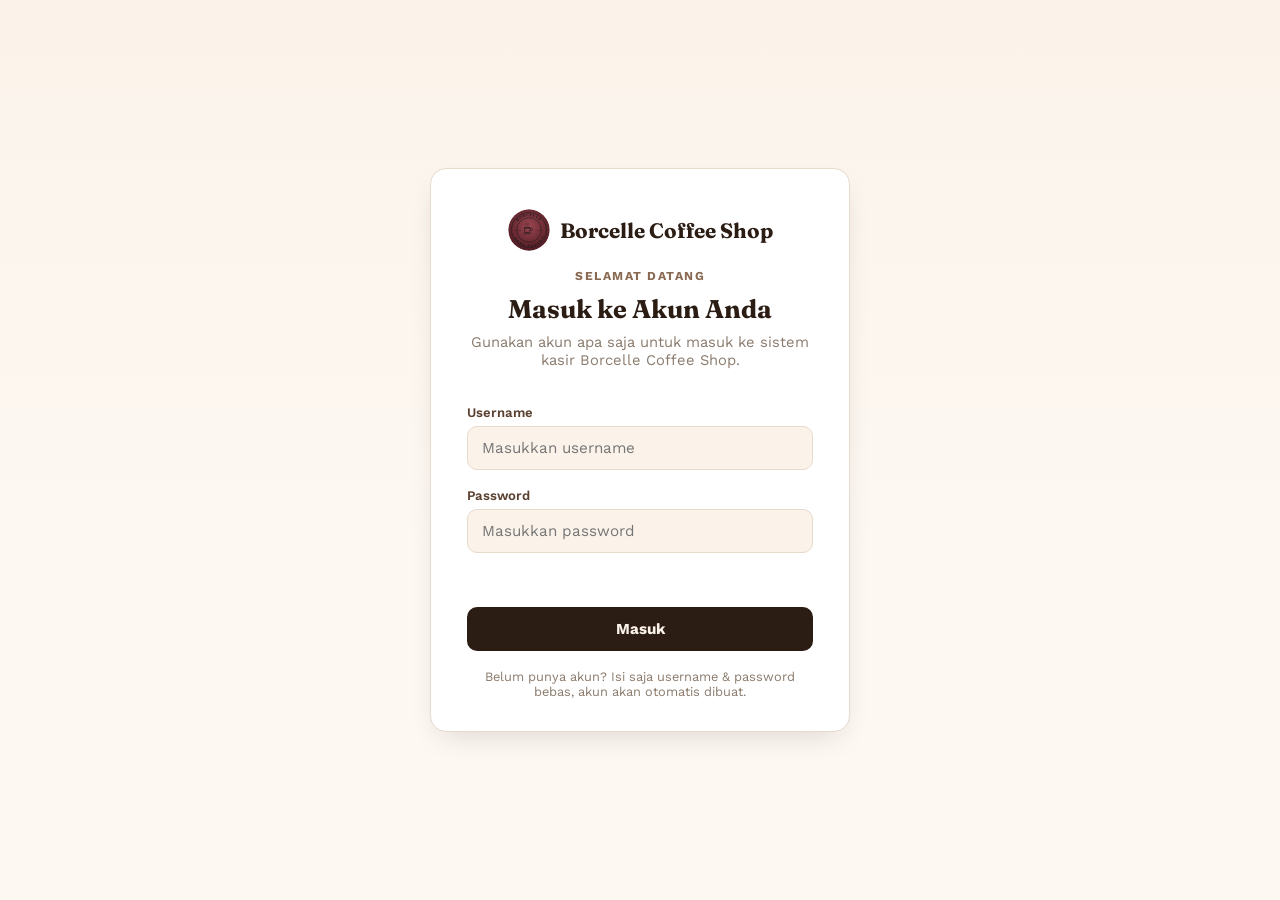
<file: index.html>
<!DOCTYPE html>
<html lang="id">
<head>
<meta charset="UTF-8" />
<meta name="viewport" content="width=device-width, initial-scale=1.0" />
<title>Borcelle Coffee Shop</title>
<link rel="preconnect" href="https://fonts.googleapis.com">
<link href="https://fonts.googleapis.com/css2?family=Fraunces:opsz,wght@9..144,600;9..144,700&family=Work+Sans:wght@400;500;600;700&display=swap" rel="stylesheet">
<link rel="stylesheet" href="style.css" />
<script src="auth.js"></script>
</head>
<body>

  <header class="topbar">
    <div class="wrap topbar-inner">
      <a href="index.html" class="brand">
        <img src="logo.svg" alt="Logo Borcelle Coffee Shop" class="brand-logo">
        <span class="brand-name">Borcelle Coffee Shop</span>
      </a>
      <nav class="nav">
        <a href="index.html" class="active-link">Beranda</a>
        <a href="menu.html">Menu</a>
        <a href="tentang.html">Tentang Kami</a>
        <a href="addons.html">Add-ons</a>
        <a href="pelanggan.html">Pelanggan</a>
      </nav>
      <button class="cart-icon-btn" id="cartToggle" aria-label="Lihat pesanan">
        🛒
        <span class="cart-count" id="cartCount">0</span>
      </button>
      <div class="auth-chip">
        <span class="auth-user-label" id="authUserLabel">Halo, Pengguna</span>
        <button class="logout-btn" id="logoutBtn">Keluar</button>
      </div>
    </div>
  </header>

  <section class="hero-modern" id="beranda">
    <img class="hero-modern-bg" src="https://images.pexels.com/photos/35134952/pexels-photo-35134952.jpeg?auto=compress&cs=tinysrgb&w=1400" alt="Interior Borcelle Coffee Shop" onerror="this.onerror=null;this.src='https://images.pexels.com/photos/312418/pexels-photo-312418.jpeg?auto=compress&cs=tinysrgb&w=1400'">
    <div class="hero-modern-overlay"></div>
    <div class="wrap hero-modern-inner">
      <p class="eyebrow eyebrow-light">Sejak 2002</p>
      <h1>Selamat Datang di<br>Borcelle Coffee Shop</h1>
      <p>Nikmati kopi terbaik dengan variasi menu kompleks dan kustomisasi sesuai keinginan Anda.</p>
      <div class="hero-modern-actions">
        <a href="menu.html" class="hero-cta">Lihat Menu Lengkap</a>
        <a href="tentang.html" class="hero-cta hero-cta-outline">Tentang Kami</a>
      </div>
    </div>
  </section>

  <section class="stats-band">
    <div class="wrap stats-grid">
      <div class="stat-item">
        <span class="stat-number">20+</span>
        <span class="stat-label">Tahun Berdiri</span>
      </div>
      <div class="stat-item">
        <span class="stat-number">30+</span>
        <span class="stat-label">Menu Pilihan</span>
      </div>
      <div class="stat-item">
        <span class="stat-number">1000+</span>
        <span class="stat-label">Pelanggan Puas</span>
      </div>
      <div class="stat-item">
        <span class="stat-number">4.9</span>
        <span class="stat-label">Rating Rata-rata</span>
      </div>
    </div>
  </section>

  <section class="wrap highlight-section">
    <h2 class="section-title">Kenapa Borcelle?</h2>
    <div class="highlight-grid">
      <div class="highlight-card">
        <span class="highlight-icon">☕</span>
        <h3>Biji Kopi Pilihan</h3>
        <p>Disangrai segar setiap minggu untuk rasa terbaik di setiap cangkir.</p>
      </div>
      <div class="highlight-card">
        <span class="highlight-icon">🧾</span>
        <h3>Pesan Lebih Mudah</h3>
        <p>Sistem kasir digital kami membuat pemesanan cepat dan rapi.</p>
      </div>
      <div class="highlight-card">
        <span class="highlight-icon">✨</span>
        <h3>Bisa Dikustomisasi</h3>
        <p>Tambahkan add-on favoritmu seperti extra shot, boba, atau oat milk.</p>
      </div>
    </div>
  </section>

  <section class="wrap about-preview">
    <div class="about-preview-img">
      <img src="https://images.pexels.com/photos/30446269/pexels-photo-30446269.jpeg?auto=compress&cs=tinysrgb&w=700" alt="Barista Borcelle membuat latte art" loading="lazy">
    </div>
    <div class="about-preview-text">
      <p class="eyebrow">Tentang Kami</p>
      <h2>Kopi Terbaik, Dibuat Dengan Cerita</h2>
      <p>Sejak 2002, Borcelle Coffee Shop berkomitmen menghadirkan kopi berkualitas dari biji pilihan, diracik dengan penuh perhatian oleh barista berpengalaman kami.</p>
      <a href="tentang.html" class="link-arrow">Baca cerita kami &rarr;</a>
    </div>
  </section>

  <section class="wrap gallery-section">
    <h2 class="section-title">Sekilas Suasana Borcelle</h2>
    <div class="gallery-grid">
      <div class="gallery-item gallery-item-lg">
        <img src="https://images.pexels.com/photos/7688357/pexels-photo-7688357.jpeg?auto=compress&cs=tinysrgb&w=800" alt="Interior kafe Borcelle" loading="lazy">
      </div>
      <div class="gallery-item">
        <img src="https://images.pexels.com/photos/186860/pexels-photo-186860.jpeg?auto=compress&cs=tinysrgb&w=600" alt="Cappuccino Borcelle" loading="lazy">
      </div>
      <div class="gallery-item">
        <img src="https://images.pexels.com/photos/942808/pexels-photo-942808.jpeg?auto=compress&cs=tinysrgb&w=600" alt="Biji kopi pilihan" loading="lazy">
      </div>
      <div class="gallery-item">
        <img src="https://images.pexels.com/photos/34164459/pexels-photo-34164459.jpeg?auto=compress&cs=tinysrgb&w=600" alt="Sudut kafe yang nyaman" loading="lazy">
      </div>
    </div>
  </section>

  <footer class="footer">
    <div class="wrap">
      <p>&copy; <span id="year"></span> Borcelle Coffee Shop. All rights reserved.</p>
    </div>
  </footer>

  <!-- Cart Drawer (tersedia di semua halaman) -->
  <div class="cart-overlay" id="cartOverlay"></div>
  <aside class="cart-drawer" id="cartDrawer">
    <div class="cart-head">
      <div>
        <h2>Pesanan Anda</h2>
        <p class="cart-customer" id="cartCustomerLabel">Nama pelanggan belum diisi</p>
      </div>
      <button class="cart-close" id="cartClose" aria-label="Tutup keranjang">✕</button>
    </div>

    <div class="cart-items" id="cartItems">
      <p class="cart-empty" id="cartEmpty">Belum ada pesanan. Yuk tambahkan menu favoritmu.</p>
    </div>

    <div class="cart-summary">
      <div class="summary-row">
        <span>Subtotal</span>
        <span id="subtotalValue">Rp 0</span>
      </div>
      <div class="summary-row">
        <span>Pajak (10%)</span>
        <span id="taxValue">Rp 0</span>
      </div>
      <div class="summary-row total-row">
        <span>Total</span>
        <span id="totalValue">Rp 0</span>
      </div>
      <button class="cart-clear-btn" id="cartClear">Kosongkan Pesanan</button>
      <button class="checkout-btn" id="checkoutBtn">Checkout</button>
    </div>
  </aside>

  <script src="script.js"></script>
</body>
</html>
</file>
<file: style.css>
:root {
  --cream: #FBF3EA;
  --cream-deep: #F3E6D6;
  --bg: #FDF8F2;
  --brown-950: #2C1D14;
  --brown-900: #3B281C;
  --brown-700: #5A4030;
  --brown-500: #8A6A52;
  --text-dim: #8A7A6C;
  --line: #E7DBCB;
  --white: #FFFFFF;
  --shadow: 0 12px 30px -12px rgba(44, 29, 20, 0.18);
  --radius: 16px;
}

* { box-sizing: border-box; }

html { scroll-behavior: smooth; }

body {
  margin: 0;
  background: var(--bg);
  color: var(--brown-950);
  font-family: "Work Sans", sans-serif;
  -webkit-font-smoothing: antialiased;
}

h1, h2, h3 {
  font-family: "Fraunces", serif;
  margin: 0;
}

a { color: inherit; text-decoration: none; }

.wrap {
  max-width: 1280px;
  margin: 0 auto;
  padding: 0 32px;
}

/* Topbar */
.topbar {
  background: var(--cream);
  border-bottom: 1px solid var(--line);
  position: sticky;
  top: 0;
  z-index: 20;
}

.topbar-inner {
  display: flex;
  align-items: center;
  justify-content: space-between;
  padding-top: 18px;
  padding-bottom: 18px;
}

.brand {
  display: flex;
  align-items: center;
  gap: 10px;
  font-family: "Fraunces", serif;
  font-weight: 700;
  font-size: 1.3rem;
}

.brand-logo {
  width: 42px;
  height: 42px;
  border-radius: 50%;
  display: block;
}

.nav {
  display: flex;
  gap: 36px;
  font-weight: 500;
  color: var(--brown-700);
}

.nav .active-link { color: var(--brown-950); font-weight: 600; }
.nav a:hover { color: var(--brown-950); }

.cart-icon-btn {
  position: relative;
  background: var(--brown-950);
  color: var(--cream);
  border: none;
  width: 44px;
  height: 44px;
  border-radius: 12px;
  font-size: 1.1rem;
  cursor: pointer;
  display: flex;
  align-items: center;
  justify-content: center;
}

.cart-count {
  position: absolute;
  top: -6px;
  right: -6px;
  background: #C0402A;
  color: white;
  font-size: 0.68rem;
  font-weight: 700;
  min-width: 19px;
  height: 19px;
  border-radius: 999px;
  display: flex;
  align-items: center;
  justify-content: center;
  padding: 0 4px;
}

/* Hero */
.hero {
  background: linear-gradient(120deg, rgba(20,13,9,0.88), rgba(20,13,9,0.55)), #1b120c;
  color: white;
}

.hero-inner {
  display: flex;
  align-items: center;
  justify-content: space-between;
  gap: 40px;
  padding-top: 56px;
  padding-bottom: 56px;
}

.hero-text { max-width: 520px; }

.hero-text h1 {
  font-size: 2.2rem;
  line-height: 1.2;
  margin-bottom: 14px;
}

.hero-text p {
  color: #E6DACB;
  font-size: 1rem;
  line-height: 1.6;
  margin: 0 0 22px;
}

.hero-cta {
  display: inline-block;
  background: var(--cream);
  color: var(--brown-950);
  font-weight: 700;
  font-size: 0.92rem;
  padding: 13px 22px;
  border-radius: 10px;
}

.hero-cta:hover { background: #fff; }

.hero-img {
  width: 340px;
  height: 190px;
  border-radius: var(--radius);
  overflow: hidden;
  flex-shrink: 0;
}

.hero-img img {
  width: 100%;
  height: 100%;
  object-fit: cover;
  display: block;
}

/* Page heading (dipakai di menu, add-ons, pelanggan) */
.page-heading {
  padding-top: 40px;
}

.page-heading h1 {
  font-size: 1.9rem;
  margin-bottom: 8px;
}

.page-heading p {
  color: var(--text-dim);
  margin: 0;
  font-size: 0.95rem;
}

/* Layout */
.layout {
  display: grid;
  grid-template-columns: 220px 1fr;
  gap: 24px;
  padding-top: 24px;
  padding-bottom: 60px;
  align-items: start;
}

/* Sidebar */
.sidebar {
  background: var(--brown-950);
  border-radius: var(--radius);
  padding: 22px 16px;
  position: sticky;
  top: 96px;
}

.sidebar-title {
  color: #C9B39C;
  font-size: 0.72rem;
  letter-spacing: 1px;
  font-weight: 700;
  text-transform: uppercase;
  margin: 0 0 14px 8px;
}

.cat-list {
  display: flex;
  flex-direction: column;
  gap: 4px;
}

.cat-btn {
  display: flex;
  align-items: center;
  gap: 10px;
  background: none;
  border: none;
  color: #E6DACB;
  font-family: inherit;
  font-size: 0.94rem;
  font-weight: 500;
  padding: 11px 12px;
  border-radius: 10px;
  cursor: pointer;
  text-align: left;
  width: 100%;
}

.cat-btn span { font-size: 1rem; }

.cat-btn:hover { background: rgba(255,255,255,0.06); }

.cat-btn.active {
  background: var(--cream);
  color: var(--brown-950);
  font-weight: 600;
}

/* Menu section */
.section-title {
  font-size: 1.5rem;
  margin-bottom: 18px;
}

.menu-grid {
  display: grid;
  grid-template-columns: repeat(4, 1fr);
  gap: 18px;
}

.menu-card {
  background: var(--white);
  border: 1px solid var(--line);
  border-radius: var(--radius);
  overflow: hidden;
  display: flex;
  flex-direction: column;
  box-shadow: var(--shadow);
}

.menu-card-img {
  width: 100%;
  height: 130px;
  object-fit: cover;
  display: block;
  background: var(--cream-deep);
}

.menu-card-body {
  padding: 14px 16px 16px;
  display: flex;
  flex-direction: column;
  gap: 4px;
  flex: 1;
}

.menu-card h3 {
  font-size: 1rem;
  font-weight: 700;
  font-family: "Work Sans", sans-serif;
}

.menu-card .desc {
  color: var(--text-dim);
  font-size: 0.8rem;
  line-height: 1.4;
  margin: 0;
  min-height: 2.2em;
}

.menu-card .price {
  font-weight: 700;
  margin: 6px 0 10px;
  font-size: 0.98rem;
}

.addon-check-list {
  display: flex;
  flex-direction: column;
  gap: 6px;
  margin-bottom: 10px;
}

.addon-check {
  display: flex;
  align-items: center;
  gap: 6px;
  font-size: 0.78rem;
  color: var(--text-dim);
  cursor: pointer;
}

.addon-check input { accent-color: var(--brown-950); cursor: pointer; }

.add-btn {
  margin-top: auto;
  background: var(--brown-950);
  color: var(--cream);
  border: none;
  border-radius: 10px;
  padding: 10px 12px;
  font-weight: 600;
  font-size: 0.86rem;
  cursor: pointer;
  font-family: inherit;
}

.add-btn:hover { background: var(--brown-700); }

/* Cart Drawer (overlay, tampil di semua halaman) */
.cart-overlay {
  position: fixed;
  inset: 0;
  background: rgba(20, 13, 9, 0.5);
  opacity: 0;
  pointer-events: none;
  transition: opacity 0.25s ease;
  z-index: 40;
}

.cart-overlay.show {
  opacity: 1;
  pointer-events: auto;
}

.cart-drawer {
  position: fixed;
  top: 0;
  right: 0;
  height: 100%;
  width: 380px;
  max-width: 92vw;
  background: var(--white);
  box-shadow: -12px 0 30px -12px rgba(44, 29, 20, 0.3);
  padding: 24px;
  display: flex;
  flex-direction: column;
  z-index: 50;
  transform: translateX(100%);
  transition: transform 0.28s ease;
}

.cart-drawer.open { transform: translateX(0); }

.cart-head {
  display: flex;
  align-items: flex-start;
  justify-content: space-between;
  margin-bottom: 16px;
  gap: 10px;
}

.cart-head h2 { font-size: 1.2rem; }

.cart-customer {
  margin: 4px 0 0;
  font-size: 0.82rem;
  color: var(--brown-700);
  font-weight: 600;
}

.cart-close {
  background: none;
  border: none;
  cursor: pointer;
  font-size: 1.1rem;
  color: var(--text-dim);
  padding: 4px;
  flex-shrink: 0;
}

.cart-close:hover { color: #C0402A; }

.cart-items {
  display: flex;
  flex-direction: column;
  gap: 14px;
  min-height: 60px;
  flex: 1;
  overflow-y: auto;
  margin-bottom: 12px;
}

.cart-empty {
  color: var(--text-dim);
  font-size: 0.85rem;
  font-style: italic;
  margin: 10px 0;
}

.cart-line {
  display: flex;
  gap: 10px;
  align-items: flex-start;
}

.cart-line-qty {
  font-weight: 700;
  color: var(--brown-700);
  font-size: 0.86rem;
  min-width: 22px;
}

.cart-line-info { flex: 1; }

.cart-line-name {
  font-weight: 600;
  font-size: 0.92rem;
  display: flex;
  justify-content: space-between;
  gap: 8px;
}

.cart-line-price {
  color: var(--brown-950);
  font-size: 0.88rem;
  white-space: nowrap;
}

.cart-line-addon {
  display: flex;
  justify-content: space-between;
  color: var(--text-dim);
  font-size: 0.78rem;
  margin-top: 2px;
  padding-left: 4px;
}

.line-remove-btn {
  background: none;
  border: none;
  color: var(--text-dim);
  font-size: 0.72rem;
  text-decoration: underline;
  cursor: pointer;
  padding: 0;
  margin-top: 4px;
}

.line-remove-btn:hover { color: #C0402A; }

.cart-summary {
  border-top: 1px solid var(--line);
  padding-top: 14px;
  flex-shrink: 0;
}

.summary-row {
  display: flex;
  justify-content: space-between;
  font-size: 0.9rem;
  margin-bottom: 8px;
  color: var(--brown-700);
}

.total-row {
  font-size: 1.05rem;
  font-weight: 700;
  color: var(--brown-950);
  border-top: 1px solid var(--line);
  padding-top: 10px;
  margin-top: 4px;
}

.cart-clear-btn {
  width: 100%;
  background: none;
  border: 1px solid var(--line);
  color: var(--brown-700);
  border-radius: 10px;
  padding: 11px;
  font-weight: 600;
  font-size: 0.86rem;
  cursor: pointer;
  margin-top: 14px;
  font-family: inherit;
}

.cart-clear-btn:hover { border-color: #C0402A; color: #C0402A; }


.checkout-btn {
  width: 100%;
  background: var(--brown-950);
  color: var(--cream);
  border: none;
  border-radius: 10px;
  padding: 14px;
  font-weight: 700;
  font-size: 0.98rem;
  cursor: pointer;
  margin-top: 14px;
  font-family: inherit;
}

.checkout-btn:hover { background: var(--brown-700); }
.checkout-btn:disabled { opacity: 0.5; cursor: not-allowed; }

/* Footer */
.footer {
  background: var(--brown-950);
  color: #C9B39C;
  text-align: center;
  padding: 20px 0;
  font-size: 0.85rem;
}

/* Responsive */
@media (max-width: 1080px) {
  .layout { grid-template-columns: 180px 1fr; }
  .menu-grid { grid-template-columns: repeat(3, 1fr); }
}

@media (max-width: 760px) {
  .nav { display: none; }
  .hero-inner { flex-direction: column; align-items: flex-start; }
  .hero-img { width: 100%; height: 220px; }
  .layout { grid-template-columns: 1fr; }
  .sidebar { position: static; }
  .cat-list { flex-direction: row; flex-wrap: wrap; }
  .cat-btn { width: auto; }
  .menu-grid { grid-template-columns: repeat(2, 1fr); }
  .cart-drawer { width: 100%; max-width: 100vw; }
  .highlight-grid { grid-template-columns: 1fr; }
  .customer-section { grid-template-columns: 1fr; }
  .hero-modern-inner h1 { font-size: 1.9rem; }
  .stats-grid { grid-template-columns: repeat(2, 1fr); }
  .stat-item:nth-child(2) { border-right: none; }
  .about-preview, .about-story { grid-template-columns: 1fr; }
  .about-preview-img, .about-story-img { height: 240px; }
  .gallery-grid { grid-template-columns: repeat(2, 1fr); }
  .gallery-item-lg { grid-column: span 2; grid-row: span 1; }
  .values-grid { grid-template-columns: repeat(2, 1fr); }
  .cta-band-inner { flex-direction: column; align-items: flex-start; }
}

@media (max-width: 480px) {
  .menu-grid { grid-template-columns: 1fr; }
  .wrap { padding: 0 18px; }
}

/* ============================== */
/* Beranda — highlight section    */
/* ============================== */
.highlight-section {
  padding-top: 56px;
  padding-bottom: 56px;
}

.highlight-section .section-title {
  margin-bottom: 24px;
}

.highlight-grid {
  display: grid;
  grid-template-columns: repeat(3, 1fr);
  gap: 20px;
}

.highlight-card {
  background: var(--white);
  border: 1px solid var(--line);
  border-radius: var(--radius);
  padding: 26px 22px;
  box-shadow: var(--shadow);
}

.highlight-icon {
  font-size: 1.8rem;
  display: block;
  margin-bottom: 12px;
}

.highlight-card h3 {
  font-size: 1.05rem;
  margin-bottom: 8px;
}

.highlight-card p {
  color: var(--text-dim);
  font-size: 0.88rem;
  line-height: 1.5;
  margin: 0;
}

/* ============================== */
/* Add-ons page                   */
/* ============================== */
.addons-section {
  padding-top: 24px;
  padding-bottom: 60px;
}

.addons-grid {
  display: grid;
  grid-template-columns: repeat(3, 1fr);
  gap: 18px;
}

.addon-card {
  background: var(--white);
  border: 1px solid var(--line);
  border-radius: var(--radius);
  padding: 20px;
  box-shadow: var(--shadow);
}

.addon-card h3 {
  font-size: 1.02rem;
  margin-bottom: 6px;
}

.addon-price {
  color: var(--brown-700);
  font-weight: 700;
  font-size: 0.95rem;
  margin-bottom: 12px;
}

.addon-applies {
  font-size: 0.76rem;
  text-transform: uppercase;
  letter-spacing: 0.5px;
  color: var(--text-dim);
  margin: 0 0 6px;
  font-weight: 600;
}

.addon-menu-list {
  margin: 0;
  padding-left: 18px;
  color: var(--brown-700);
  font-size: 0.86rem;
  line-height: 1.7;
}

/* ============================== */
/* Pelanggan page                 */
/* ============================== */
.customer-section {
  padding-top: 24px;
  padding-bottom: 60px;
  display: grid;
  grid-template-columns: 1fr 320px;
  gap: 24px;
  align-items: start;
}

.customer-form {
  background: var(--white);
  border: 1px solid var(--line);
  border-radius: var(--radius);
  padding: 24px;
  box-shadow: var(--shadow);
  display: flex;
  flex-direction: column;
  gap: 16px;
}

.customer-form .field label {
  display: block;
  font-weight: 600;
  font-size: 0.88rem;
  margin-bottom: 8px;
}

.customer-form .field input {
  width: 100%;
  border: 1px solid var(--line);
  border-radius: 10px;
  padding: 12px 14px;
  font-family: inherit;
  font-size: 0.92rem;
  background: var(--cream);
  color: var(--brown-950);
}

.customer-form .field input:focus {
  outline: none;
  border-color: var(--brown-500);
}

.btn-primary {
  align-self: flex-start;
  background: var(--brown-950);
  color: var(--cream);
  border: none;
  border-radius: 10px;
  padding: 12px 20px;
  font-weight: 700;
  font-size: 0.92rem;
  cursor: pointer;
  font-family: inherit;
}

.btn-primary:hover { background: var(--brown-700); }

.customer-feedback {
  color: #2E7D32;
  font-size: 0.85rem;
  font-weight: 600;
  margin: 0;
}

.customer-current {
  background: var(--brown-950);
  border-radius: var(--radius);
  padding: 22px;
  color: var(--cream);
}

.customer-current-label {
  font-size: 0.76rem;
  text-transform: uppercase;
  letter-spacing: 0.5px;
  color: #C9B39C;
  margin: 0 0 8px;
  font-weight: 600;
}

.customer-current-name {
  font-family: "Fraunces", serif;
  font-size: 1.3rem;
  font-weight: 700;
  margin: 0;
}

/* ============================== */
/* Shared bits                    */
/* ============================== */
.eyebrow {
  text-transform: uppercase;
  letter-spacing: 1.5px;
  font-size: 0.76rem;
  font-weight: 700;
  color: var(--brown-500);
  margin: 0 0 10px;
}

.eyebrow-light { color: #E6C99A; }

.link-arrow {
  display: inline-block;
  margin-top: 6px;
  font-weight: 700;
  font-size: 0.92rem;
  color: var(--brown-950);
  border-bottom: 2px solid var(--brown-950);
  padding-bottom: 2px;
}

.link-arrow:hover { color: var(--brown-700); border-color: var(--brown-700); }

.hero-cta-outline {
  background: transparent;
  border: 1.5px solid var(--cream);
  color: var(--cream);
}

.hero-cta-outline:hover { background: rgba(255,255,255,0.12); }

/* ============================== */
/* Beranda — hero modern          */
/* ============================== */
.hero-modern {
  position: relative;
  min-height: 480px;
  display: flex;
  align-items: center;
  overflow: hidden;
  color: white;
}

.hero-modern-bg {
  position: absolute;
  inset: 0;
  width: 100%;
  height: 100%;
  object-fit: cover;
}

.hero-modern-overlay {
  position: absolute;
  inset: 0;
  background: linear-gradient(120deg, rgba(20,13,9,0.88), rgba(20,13,9,0.45));
}

.hero-modern-inner {
  position: relative;
  z-index: 1;
  max-width: 640px;
  padding-top: 70px;
  padding-bottom: 70px;
}

.hero-modern-inner h1 {
  font-size: 2.6rem;
  line-height: 1.18;
  margin-bottom: 16px;
}

.hero-modern-inner > p {
  color: #E6DACB;
  font-size: 1.05rem;
  line-height: 1.6;
  margin: 0 0 26px;
  max-width: 480px;
}

.hero-modern-actions {
  display: flex;
  gap: 14px;
  flex-wrap: wrap;
}

/* Stats band */
.stats-band {
  background: var(--brown-950);
  color: var(--cream);
}

.stats-grid {
  display: grid;
  grid-template-columns: repeat(4, 1fr);
  padding: 30px 32px;
  gap: 20px;
}

.stat-item {
  text-align: center;
  border-right: 1px solid rgba(255,255,255,0.12);
}

.stat-item:last-child { border-right: none; }

.stat-number {
  display: block;
  font-family: "Fraunces", serif;
  font-size: 1.9rem;
  font-weight: 700;
  color: var(--cream);
}

.stat-label {
  display: block;
  font-size: 0.78rem;
  color: #C9B39C;
  margin-top: 4px;
  text-transform: uppercase;
  letter-spacing: 0.5px;
}

/* About preview (di Beranda) */
.about-preview {
  padding-top: 60px;
  padding-bottom: 20px;
  display: grid;
  grid-template-columns: 1fr 1fr;
  gap: 48px;
  align-items: center;
}

.about-preview-img {
  border-radius: var(--radius);
  overflow: hidden;
  box-shadow: var(--shadow);
  height: 320px;
}

.about-preview-img img {
  width: 100%;
  height: 100%;
  object-fit: cover;
  display: block;
}

.about-preview-text h2 {
  font-size: 1.7rem;
  margin-bottom: 14px;
  line-height: 1.25;
}

.about-preview-text p {
  color: var(--text-dim);
  font-size: 0.95rem;
  line-height: 1.7;
  margin: 0 0 6px;
}

/* Gallery */
.gallery-section {
  padding-top: 56px;
  padding-bottom: 60px;
}

.gallery-grid {
  display: grid;
  grid-template-columns: repeat(4, 1fr);
  grid-auto-rows: 160px;
  gap: 14px;
}

.gallery-item {
  border-radius: var(--radius);
  overflow: hidden;
  box-shadow: var(--shadow);
}

.gallery-item img {
  width: 100%;
  height: 100%;
  object-fit: cover;
  display: block;
  transition: transform 0.35s ease;
}

.gallery-item:hover img { transform: scale(1.06); }

.gallery-item-lg {
  grid-row: span 2;
  grid-column: span 2;
}

/* ============================== */
/* Tentang Kami page               */
/* ============================== */
.about-hero {
  background: linear-gradient(120deg, rgba(20,13,9,0.92), rgba(58,40,28,0.85)), #1b120c;
  color: white;
  padding: 64px 0;
}

.about-hero-inner { max-width: 640px; }

.about-hero-inner h1 {
  font-size: 2.2rem;
  line-height: 1.25;
  margin-bottom: 14px;
}

.about-hero-desc {
  color: #E6DACB;
  font-size: 1rem;
  line-height: 1.65;
  margin: 0;
}

.about-story {
  padding-top: 60px;
  padding-bottom: 20px;
  display: grid;
  grid-template-columns: 1fr 1fr;
  gap: 48px;
  align-items: center;
}

.about-story-img {
  border-radius: var(--radius);
  overflow: hidden;
  box-shadow: var(--shadow);
  height: 340px;
}

.about-story-img img {
  width: 100%;
  height: 100%;
  object-fit: cover;
  display: block;
}

.about-story-text h2 {
  font-size: 1.6rem;
  margin-bottom: 14px;
  line-height: 1.3;
}

.about-story-text p {
  color: var(--text-dim);
  font-size: 0.95rem;
  line-height: 1.7;
  margin: 0 0 14px;
}

.values-section {
  padding-top: 56px;
  padding-bottom: 20px;
}

.values-grid {
  display: grid;
  grid-template-columns: repeat(4, 1fr);
  gap: 18px;
}

.value-card {
  background: var(--white);
  border: 1px solid var(--line);
  border-radius: var(--radius);
  padding: 24px 18px;
  box-shadow: var(--shadow);
  text-align: center;
}

.value-icon {
  font-size: 1.7rem;
  display: block;
  margin-bottom: 10px;
}

.value-card h3 {
  font-size: 0.98rem;
  margin-bottom: 6px;
}

.value-card p {
  color: var(--text-dim);
  font-size: 0.82rem;
  line-height: 1.5;
  margin: 0;
}

.cta-band {
  background: var(--brown-950);
  color: var(--cream);
  margin-top: 56px;
}

.cta-band-inner {
  padding: 44px 32px;
  display: flex;
  align-items: center;
  justify-content: space-between;
  gap: 24px;
  flex-wrap: wrap;
}

.cta-band-inner h2 {
  font-size: 1.5rem;
  max-width: 480px;
  margin: 0;
}

/* ==============================
   Auth chip (navbar) & Logout
============================== */
.auth-chip {
  display: flex;
  align-items: center;
  gap: 10px;
  margin-left: 8px;
  padding-left: 14px;
  border-left: 1px solid var(--line);
}

.auth-user-label {
  font-size: 0.85rem;
  font-weight: 600;
  color: var(--brown-700);
  white-space: nowrap;
}

.logout-btn {
  background: transparent;
  border: 1px solid var(--line);
  color: var(--brown-900);
  font-family: "Work Sans", sans-serif;
  font-weight: 600;
  font-size: 0.82rem;
  padding: 8px 14px;
  border-radius: 10px;
  cursor: pointer;
  white-space: nowrap;
  transition: background 0.15s ease, color 0.15s ease;
}

.logout-btn:hover {
  background: var(--brown-950);
  color: var(--cream);
}

@media (max-width: 720px) {
  .auth-user-label { display: none; }
  .auth-chip {
    margin-left: 4px;
    padding-left: 8px;
  }
}

/* ==============================
   Login Page
============================== */
.login-page {
  min-height: 100vh;
  display: flex;
  align-items: center;
  justify-content: center;
  padding: 32px 16px;
  background: linear-gradient(180deg, var(--cream) 0%, var(--bg) 60%);
}

.login-card {
  width: 100%;
  max-width: 420px;
  background: var(--white);
  border: 1px solid var(--line);
  border-radius: var(--radius);
  box-shadow: var(--shadow);
  padding: 40px 36px 32px;
}

.login-brand {
  justify-content: center;
  margin-bottom: 18px;
}

.login-title {
  text-align: center;
  font-size: 1.6rem;
  margin: 6px 0 8px;
}

.login-sub {
  text-align: center;
  color: var(--text-dim);
  font-size: 0.92rem;
  margin: 0 0 24px;
}

.login-form {
  display: flex;
  flex-direction: column;
  gap: 6px;
}

.login-label {
  font-size: 0.82rem;
  font-weight: 600;
  color: var(--brown-700);
  margin-top: 12px;
}

.login-input {
  border: 1px solid var(--line);
  background: var(--cream);
  border-radius: 10px;
  padding: 12px 14px;
  font-family: "Work Sans", sans-serif;
  font-size: 0.95rem;
  color: var(--brown-950);
  outline: none;
  transition: border-color 0.15s ease;
}

.login-input:focus {
  border-color: var(--brown-500);
}

.login-error {
  color: #C0402A;
  font-size: 0.82rem;
  min-height: 18px;
  margin: 6px 0 0;
}

.login-btn {
  margin-top: 18px;
  background: var(--brown-950);
  color: var(--cream);
  border: none;
  border-radius: 10px;
  padding: 13px 22px;
  font-family: "Work Sans", sans-serif;
  font-weight: 700;
  font-size: 0.95rem;
  cursor: pointer;
  transition: background 0.15s ease;
}

.login-btn:hover {
  background: var(--brown-900);
}

.login-hint {
  text-align: center;
  font-size: 0.8rem;
  color: var(--text-dim);
  margin: 18px 0 0;
}
</file>
